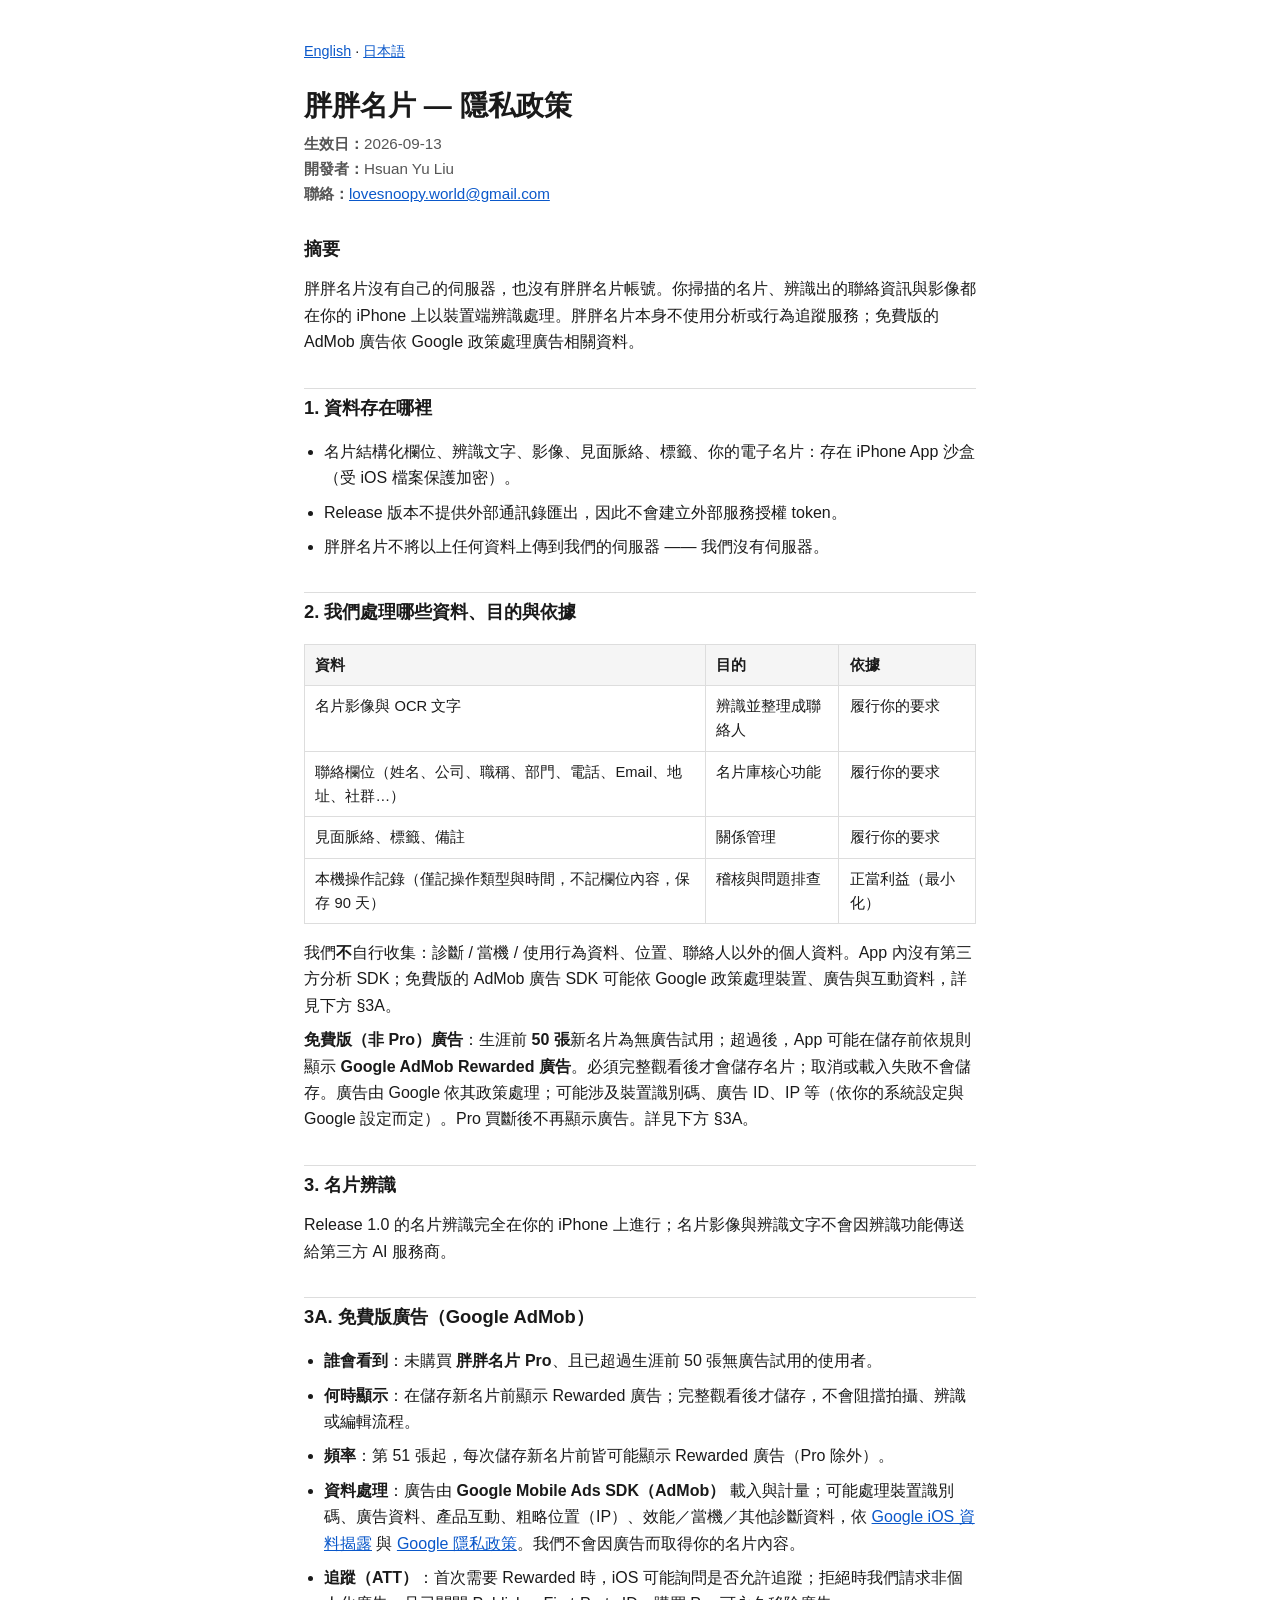
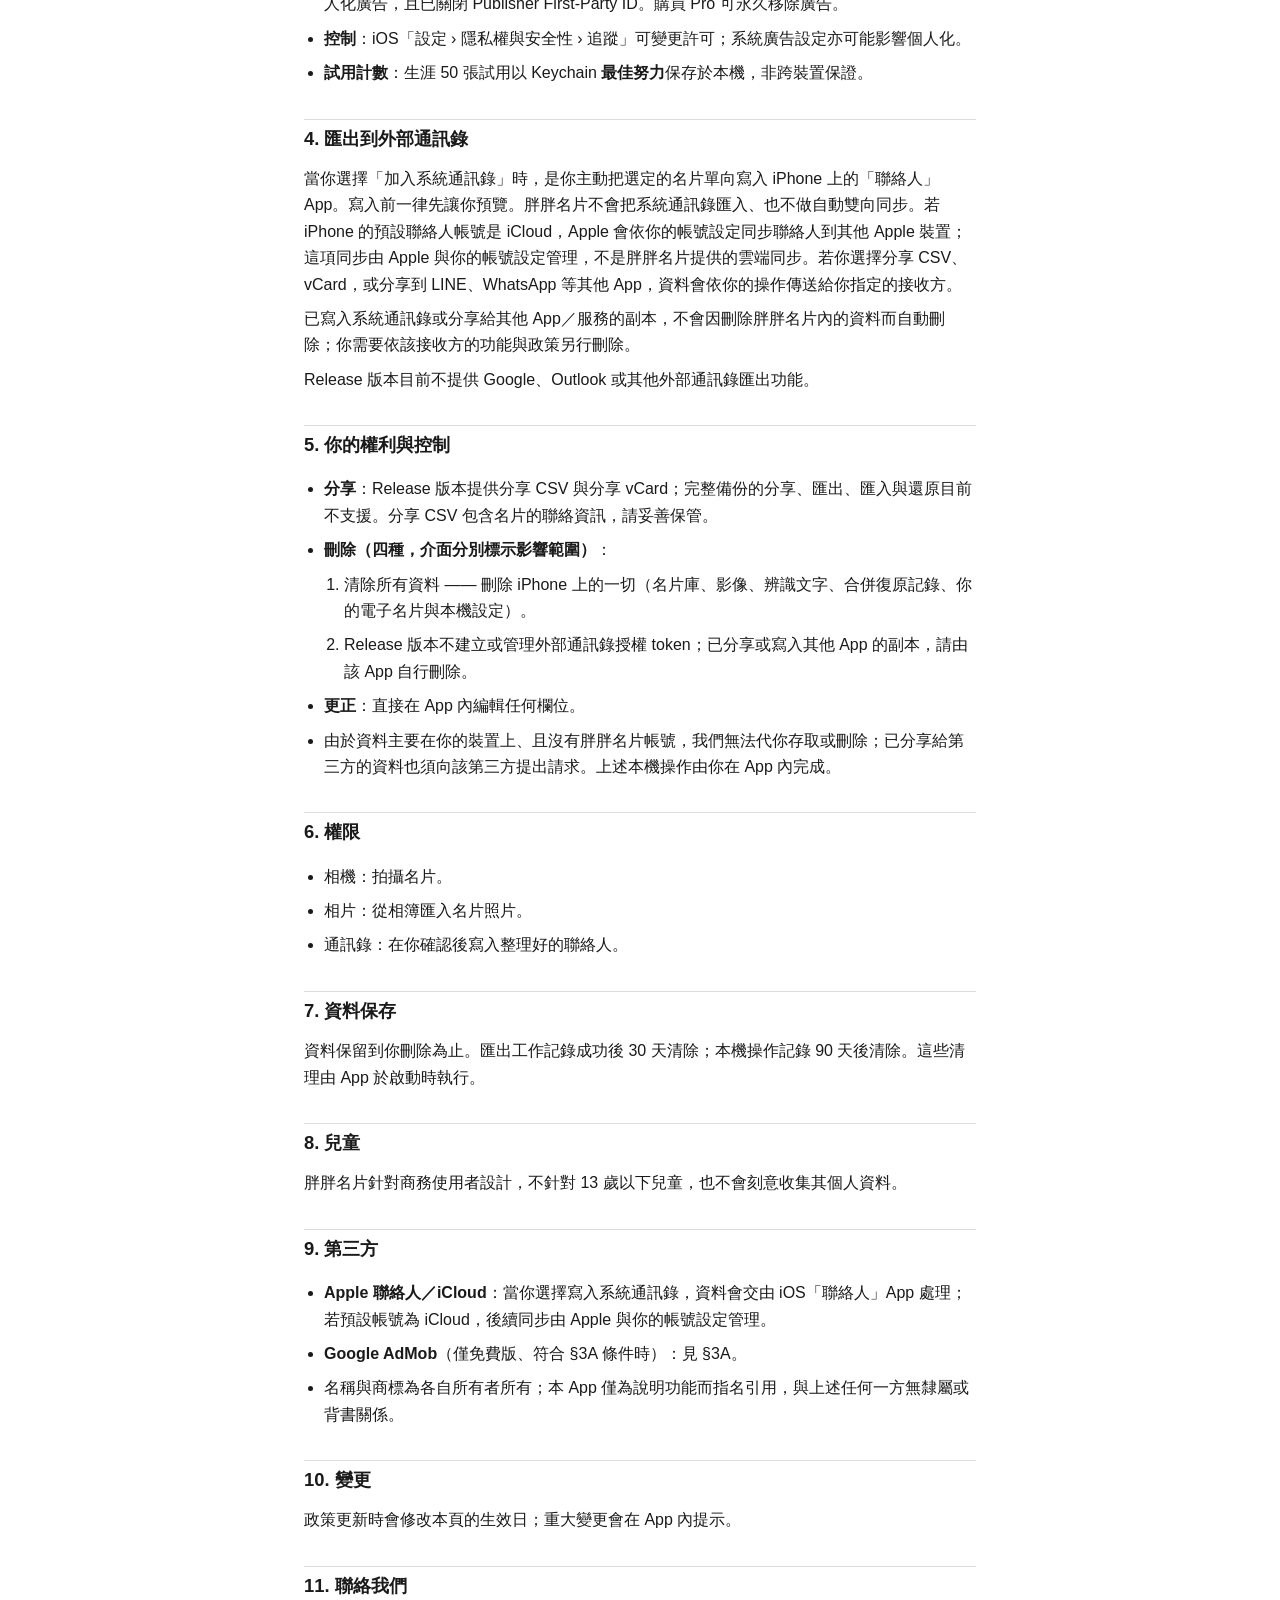
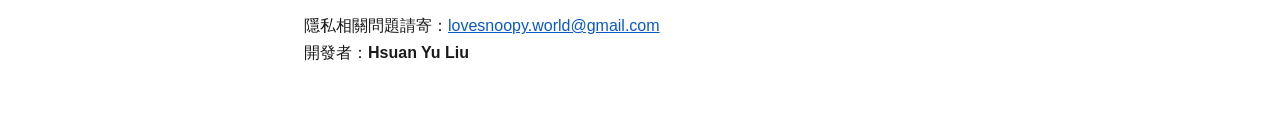
<file: index.html>
<!DOCTYPE html>
<html lang="zh-Hant">
<head>
  <meta charset="utf-8">
  <meta name="viewport" content="width=device-width, initial-scale=1">
  <title>胖胖名片 — 隱私政策</title>
  <link rel="stylesheet" href="styles.css">
  <link rel="alternate" hreflang="en" href="index_en.html">
  <link rel="alternate" hreflang="ja" href="index_jp.html">
  <link rel="alternate" hreflang="zh-Hant" href="index.html">
</head>
<body>
  <main>
    <p class="lang-nav"><a href="index_en.html">English</a> · <a href="index_jp.html">日本語</a></p>

    <h1>胖胖名片 — 隱私政策</h1>
    <p class="meta"><strong>生效日：</strong>2026-09-13<br>
    <strong>開發者：</strong>Hsuan Yu Liu<br>
    <strong>聯絡：</strong><a href="mailto:lovesnoopy.world@gmail.com">lovesnoopy.world@gmail.com</a></p>

    <h2>摘要</h2>
    <p>胖胖名片沒有自己的伺服器，也沒有胖胖名片帳號。你掃描的名片、辨識出的聯絡資訊與影像都在你的 iPhone 上以裝置端辨識處理。胖胖名片本身不使用分析或行為追蹤服務；免費版的 AdMob 廣告依 Google 政策處理廣告相關資料。</p>

    <h2>1. 資料存在哪裡</h2>
    <ul>
      <li>名片結構化欄位、辨識文字、影像、見面脈絡、標籤、你的電子名片：存在 iPhone App 沙盒（受 iOS 檔案保護加密）。</li>
      <li>Release 版本不提供外部通訊錄匯出，因此不會建立外部服務授權 token。</li>
      <li>胖胖名片不將以上任何資料上傳到我們的伺服器 —— 我們沒有伺服器。</li>
    </ul>

    <h2>2. 我們處理哪些資料、目的與依據</h2>
    <table>
      <thead>
        <tr><th>資料</th><th>目的</th><th>依據</th></tr>
      </thead>
      <tbody>
        <tr><td>名片影像與 OCR 文字</td><td>辨識並整理成聯絡人</td><td>履行你的要求</td></tr>
        <tr><td>聯絡欄位（姓名、公司、職稱、部門、電話、Email、地址、社群…）</td><td>名片庫核心功能</td><td>履行你的要求</td></tr>
        <tr><td>見面脈絡、標籤、備註</td><td>關係管理</td><td>履行你的要求</td></tr>
        <tr><td>本機操作記錄（僅記操作類型與時間，不記欄位內容，保存 90 天）</td><td>稽核與問題排查</td><td>正當利益（最小化）</td></tr>
      </tbody>
    </table>
    <p>我們<strong>不</strong>自行收集：診斷 / 當機 / 使用行為資料、位置、聯絡人以外的個人資料。App 內沒有第三方分析 SDK；免費版的 AdMob 廣告 SDK 可能依 Google 政策處理裝置、廣告與互動資料，詳見下方 §3A。</p>
    <p><strong>免費版（非 Pro）廣告</strong>：生涯前 <strong>50 張</strong>新名片為無廣告試用；超過後，App 可能在儲存前依規則顯示 <strong>Google AdMob Rewarded 廣告</strong>。必須完整觀看後才會儲存名片；取消或載入失敗不會儲存。廣告由 Google 依其政策處理；可能涉及裝置識別碼、廣告 ID、IP 等（依你的系統設定與 Google 設定而定）。Pro 買斷後不再顯示廣告。詳見下方 §3A。</p>

    <h2>3. 名片辨識</h2>
    <p>Release 1.0 的名片辨識完全在你的 iPhone 上進行；名片影像與辨識文字不會因辨識功能傳送給第三方 AI 服務商。</p>

    <h2>3A. 免費版廣告（Google AdMob）</h2>
    <ul>
      <li><strong>誰會看到</strong>：未購買 <strong>胖胖名片 Pro</strong>、且已超過生涯前 50 張無廣告試用的使用者。</li>
      <li><strong>何時顯示</strong>：在儲存新名片前顯示 Rewarded 廣告；完整觀看後才儲存，不會阻擋拍攝、辨識或編輯流程。</li>
      <li><strong>頻率</strong>：第 51 張起，每次儲存新名片前皆可能顯示 Rewarded 廣告（Pro 除外）。</li>
      <li><strong>資料處理</strong>：廣告由 <strong>Google Mobile Ads SDK（AdMob）</strong> 載入與計量；可能處理裝置識別碼、廣告資料、產品互動、粗略位置（IP）、效能／當機／其他診斷資料，依 <a href="https://developers.google.com/ad-manager/mobile-ads-sdk/ios/privacy/data-disclosure">Google iOS 資料揭露</a> 與 <a href="https://policies.google.com/privacy">Google 隱私政策</a>。我們不會因廣告而取得你的名片內容。</li>
      <li><strong>追蹤（ATT）</strong>：首次需要 Rewarded 時，iOS 可能詢問是否允許追蹤；拒絕時我們請求非個人化廣告，且已關閉 Publisher First-Party ID。購買 Pro 可永久移除廣告。</li>
      <li><strong>控制</strong>：iOS「設定 › 隱私權與安全性 › 追蹤」可變更許可；系統廣告設定亦可能影響個人化。</li>
      <li><strong>試用計數</strong>：生涯 50 張試用以 Keychain <strong>最佳努力</strong>保存於本機，非跨裝置保證。</li>
    </ul>

    <h2>4. 匯出到外部通訊錄</h2>
    <p>當你選擇「加入系統通訊錄」時，是你主動把選定的名片單向寫入 iPhone 上的「聯絡人」App。寫入前一律先讓你預覽。胖胖名片不會把系統通訊錄匯入、也不做自動雙向同步。若 iPhone 的預設聯絡人帳號是 iCloud，Apple 會依你的帳號設定同步聯絡人到其他 Apple 裝置；這項同步由 Apple 與你的帳號設定管理，不是胖胖名片提供的雲端同步。若你選擇分享 CSV、vCard，或分享到 LINE、WhatsApp 等其他 App，資料會依你的操作傳送給你指定的接收方。</p>
    <p>已寫入系統通訊錄或分享給其他 App／服務的副本，不會因刪除胖胖名片內的資料而自動刪除；你需要依該接收方的功能與政策另行刪除。</p>
    <p>Release 版本目前不提供 Google、Outlook 或其他外部通訊錄匯出功能。</p>

    <h2>5. 你的權利與控制</h2>
    <ul>
      <li><strong>分享</strong>：Release 版本提供分享 CSV 與分享 vCard；完整備份的分享、匯出、匯入與還原目前不支援。分享 CSV 包含名片的聯絡資訊，請妥善保管。</li>
      <li><strong>刪除（四種，介面分別標示影響範圍）</strong>：
        <ol>
          <li>清除所有資料 —— 刪除 iPhone 上的一切（名片庫、影像、辨識文字、合併復原記錄、你的電子名片與本機設定）。</li>
          <li>Release 版本不建立或管理外部通訊錄授權 token；已分享或寫入其他 App 的副本，請由該 App 自行刪除。</li>
        </ol>
      </li>
      <li><strong>更正</strong>：直接在 App 內編輯任何欄位。</li>
      <li>由於資料主要在你的裝置上、且沒有胖胖名片帳號，我們無法代你存取或刪除；已分享給第三方的資料也須向該第三方提出請求。上述本機操作由你在 App 內完成。</li>
    </ul>

    <h2>6. 權限</h2>
    <ul>
      <li>相機：拍攝名片。</li>
      <li>相片：從相簿匯入名片照片。</li>
      <li>通訊錄：在你確認後寫入整理好的聯絡人。</li>
    </ul>

    <h2>7. 資料保存</h2>
    <p>資料保留到你刪除為止。匯出工作記錄成功後 30 天清除；本機操作記錄 90 天後清除。這些清理由 App 於啟動時執行。</p>

    <h2>8. 兒童</h2>
    <p>胖胖名片針對商務使用者設計，不針對 13 歲以下兒童，也不會刻意收集其個人資料。</p>

    <h2>9. 第三方</h2>
    <ul>
      <li><strong>Apple 聯絡人／iCloud</strong>：當你選擇寫入系統通訊錄，資料會交由 iOS「聯絡人」App 處理；若預設帳號為 iCloud，後續同步由 Apple 與你的帳號設定管理。</li>
      <li><strong>Google AdMob</strong>（僅免費版、符合 §3A 條件時）：見 §3A。</li>
      <li>名稱與商標為各自所有者所有；本 App 僅為說明功能而指名引用，與上述任何一方無隸屬或背書關係。</li>
    </ul>

    <h2>10. 變更</h2>
    <p>政策更新時會修改本頁的生效日；重大變更會在 App 內提示。</p>

    <h2>11. 聯絡我們</h2>
    <p>隱私相關問題請寄：<a href="mailto:lovesnoopy.world@gmail.com">lovesnoopy.world@gmail.com</a><br>
    開發者：<strong>Hsuan Yu Liu</strong></p>
  </main>
</body>
</html>
</file>
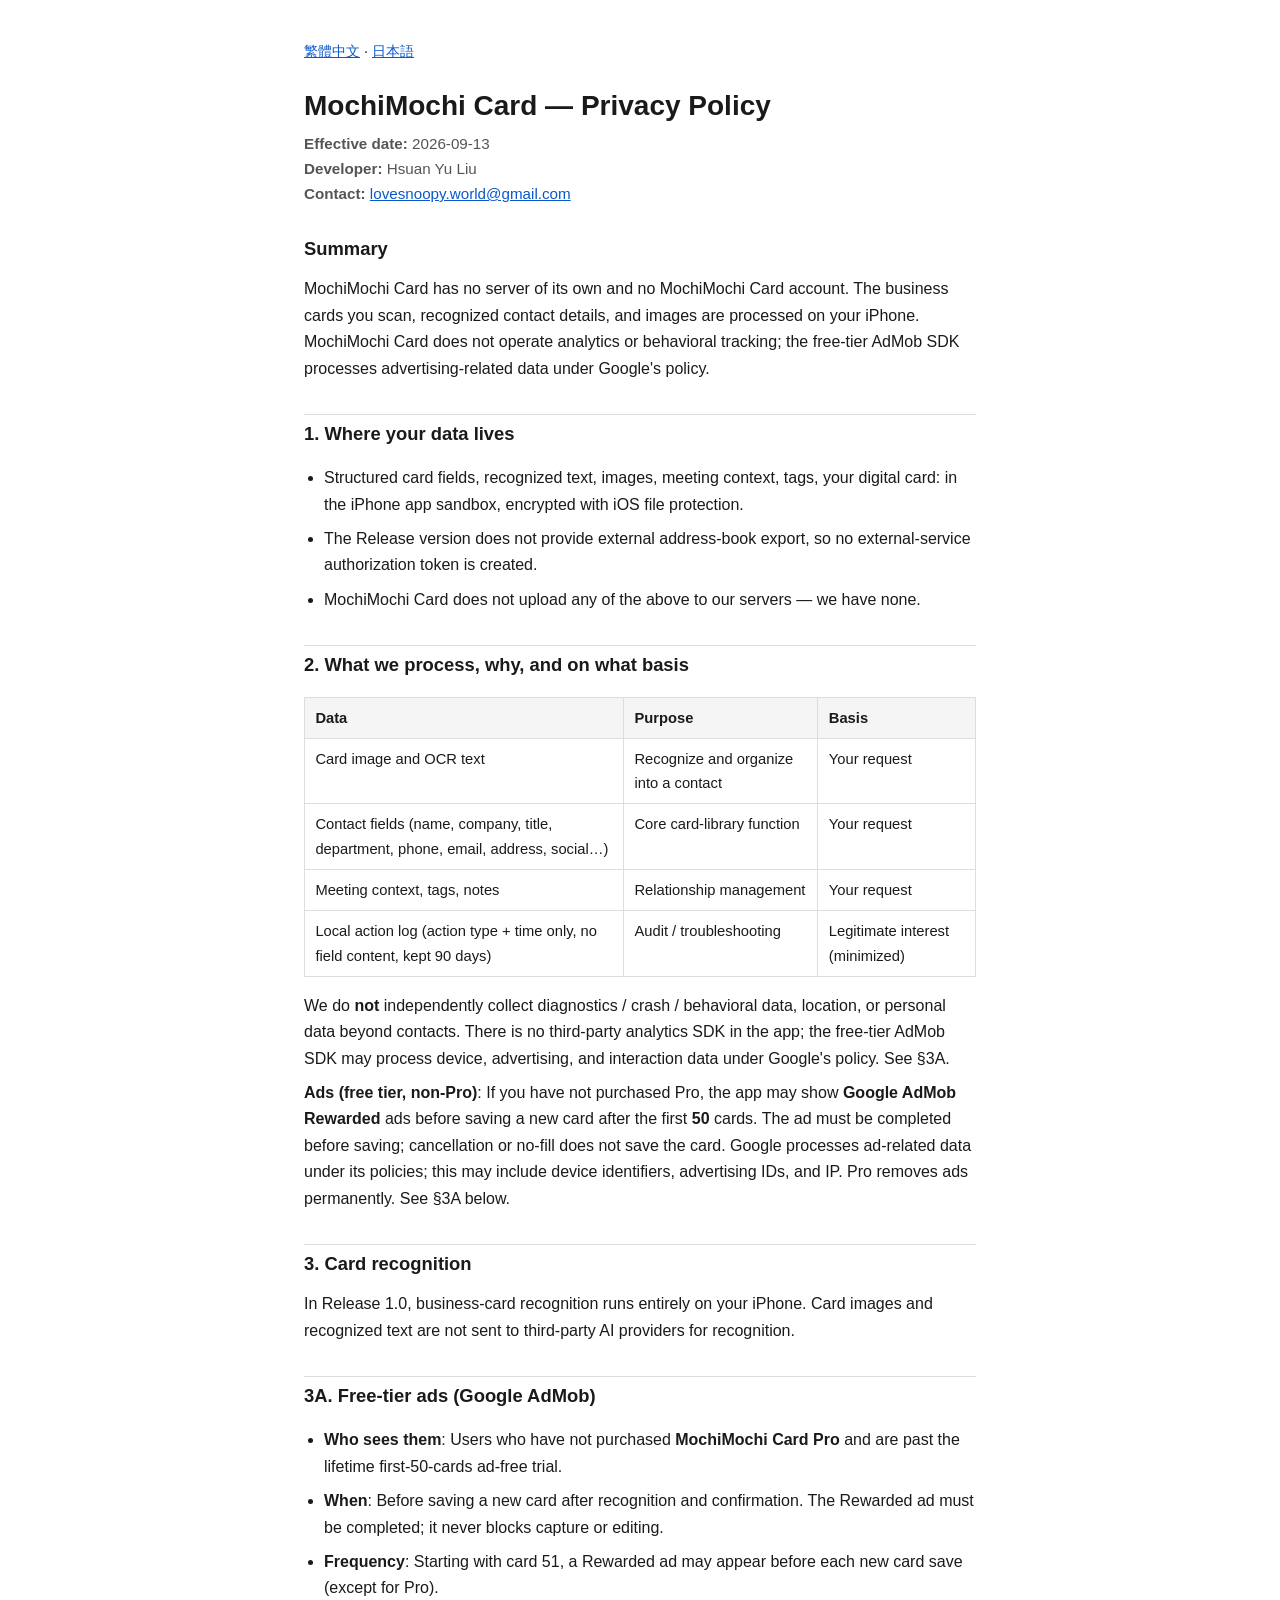
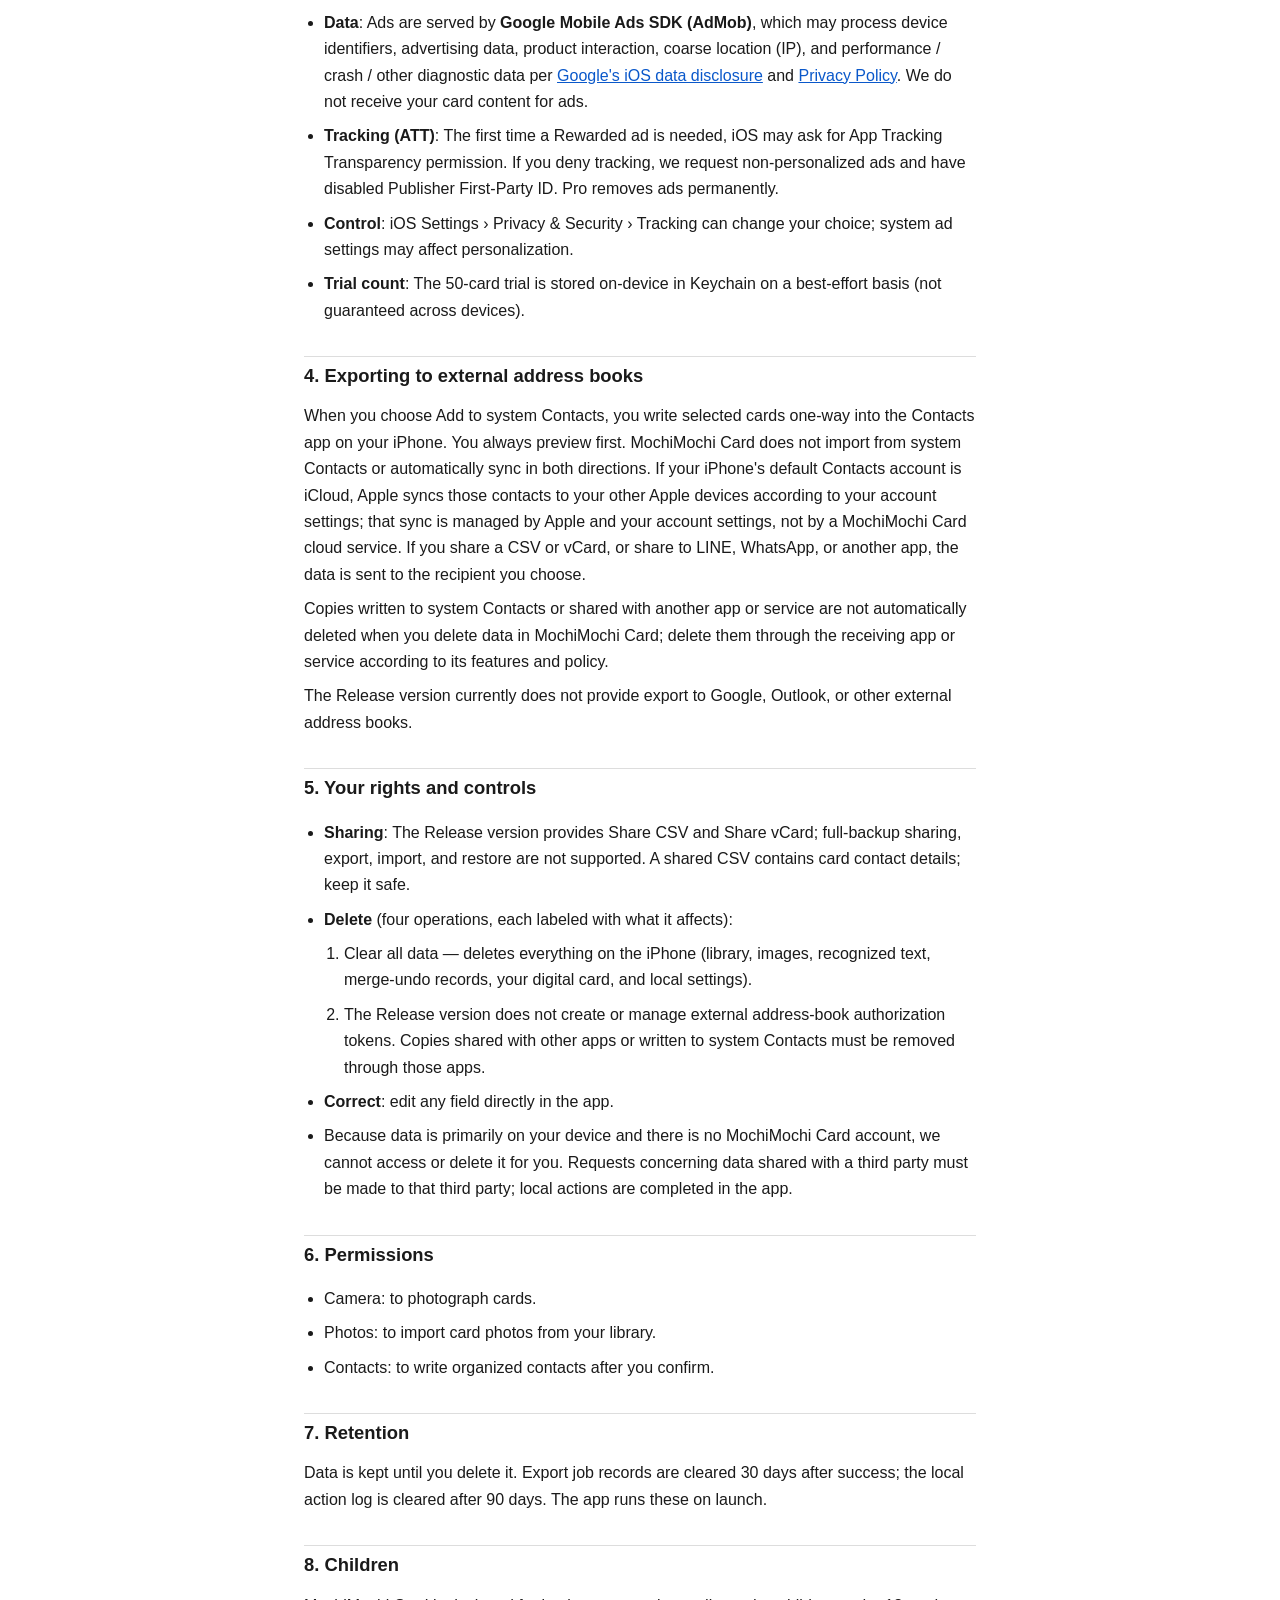
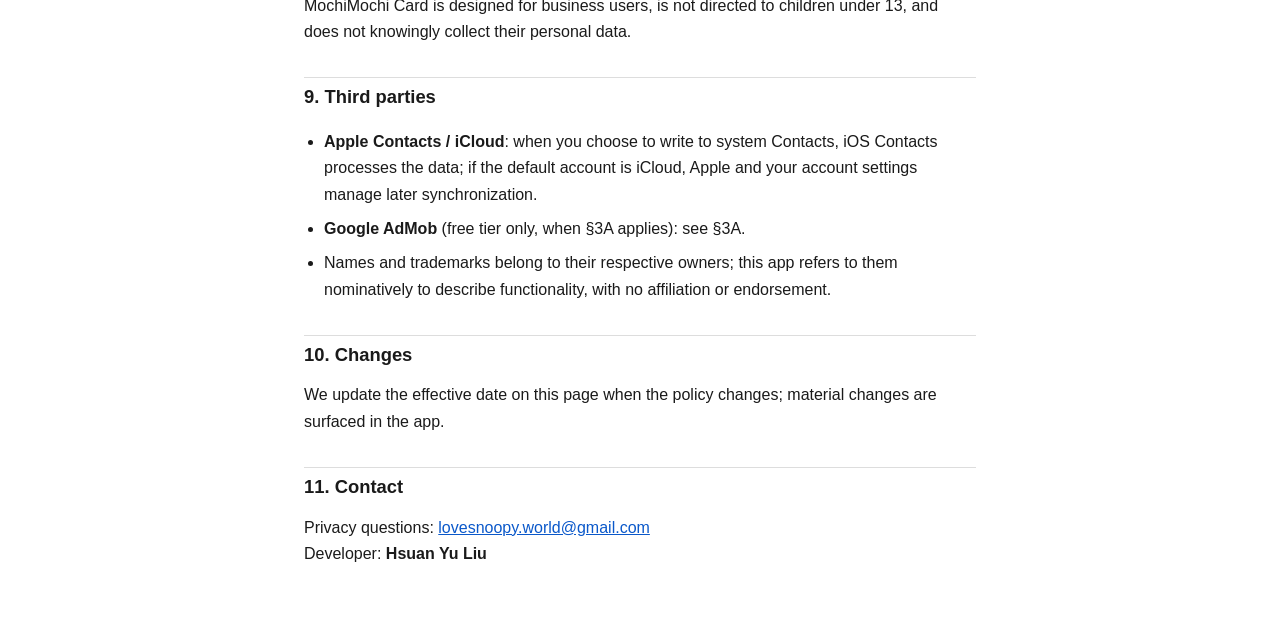
<file: index_en.html>
<!DOCTYPE html>
<html lang="en">
<head>
  <meta charset="utf-8">
  <meta name="viewport" content="width=device-width, initial-scale=1">
  <title>MochiMochi Card — Privacy Policy</title>
  <link rel="stylesheet" href="styles.css">
  <link rel="alternate" hreflang="en" href="index_en.html">
  <link rel="alternate" hreflang="ja" href="index_jp.html">
  <link rel="alternate" hreflang="zh-Hant" href="index.html">
</head>
<body>
  <main>
    <p class="lang-nav"><a href="index.html">繁體中文</a> · <a href="index_jp.html">日本語</a></p>

    <h1>MochiMochi Card — Privacy Policy</h1>
    <p class="meta"><strong>Effective date:</strong> 2026-09-13<br>
    <strong>Developer:</strong> Hsuan Yu Liu<br>
    <strong>Contact:</strong> <a href="mailto:lovesnoopy.world@gmail.com">lovesnoopy.world@gmail.com</a></p>

    <h2>Summary</h2>
    <p>MochiMochi Card has no server of its own and no MochiMochi Card account. The business cards you scan, recognized contact details, and images are processed on your iPhone. MochiMochi Card does not operate analytics or behavioral tracking; the free-tier AdMob SDK processes advertising-related data under Google's policy.</p>

    <h2>1. Where your data lives</h2>
    <ul>
      <li>Structured card fields, recognized text, images, meeting context, tags, your digital card: in the iPhone app sandbox, encrypted with iOS file protection.</li>
      <li>The Release version does not provide external address-book export, so no external-service authorization token is created.</li>
      <li>MochiMochi Card does not upload any of the above to our servers — we have none.</li>
    </ul>

    <h2>2. What we process, why, and on what basis</h2>
    <table>
      <thead>
        <tr><th>Data</th><th>Purpose</th><th>Basis</th></tr>
      </thead>
      <tbody>
        <tr><td>Card image and OCR text</td><td>Recognize and organize into a contact</td><td>Your request</td></tr>
        <tr><td>Contact fields (name, company, title, department, phone, email, address, social…)</td><td>Core card-library function</td><td>Your request</td></tr>
        <tr><td>Meeting context, tags, notes</td><td>Relationship management</td><td>Your request</td></tr>
        <tr><td>Local action log (action type + time only, no field content, kept 90 days)</td><td>Audit / troubleshooting</td><td>Legitimate interest (minimized)</td></tr>
      </tbody>
    </table>
    <p>We do <strong>not</strong> independently collect diagnostics / crash / behavioral data, location, or personal data beyond contacts. There is no third-party analytics SDK in the app; the free-tier AdMob SDK may process device, advertising, and interaction data under Google's policy. See §3A.</p>
    <p><strong>Ads (free tier, non-Pro)</strong>: If you have not purchased Pro, the app may show <strong>Google AdMob Rewarded</strong> ads before saving a new card after the first <strong>50</strong> cards. The ad must be completed before saving; cancellation or no-fill does not save the card. Google processes ad-related data under its policies; this may include device identifiers, advertising IDs, and IP. Pro removes ads permanently. See §3A below.</p>

    <h2>3. Card recognition</h2>
    <p>In Release 1.0, business-card recognition runs entirely on your iPhone. Card images and recognized text are not sent to third-party AI providers for recognition.</p>

    <h2>3A. Free-tier ads (Google AdMob)</h2>
    <ul>
      <li><strong>Who sees them</strong>: Users who have not purchased <strong>MochiMochi Card Pro</strong> and are past the lifetime first-50-cards ad-free trial.</li>
      <li><strong>When</strong>: Before saving a new card after recognition and confirmation. The Rewarded ad must be completed; it never blocks capture or editing.</li>
      <li><strong>Frequency</strong>: Starting with card 51, a Rewarded ad may appear before each new card save (except for Pro).</li>
      <li><strong>Data</strong>: Ads are served by <strong>Google Mobile Ads SDK (AdMob)</strong>, which may process device identifiers, advertising data, product interaction, coarse location (IP), and performance / crash / other diagnostic data per <a href="https://developers.google.com/ad-manager/mobile-ads-sdk/ios/privacy/data-disclosure">Google's iOS data disclosure</a> and <a href="https://policies.google.com/privacy">Privacy Policy</a>. We do not receive your card content for ads.</li>
      <li><strong>Tracking (ATT)</strong>: The first time a Rewarded ad is needed, iOS may ask for App Tracking Transparency permission. If you deny tracking, we request non-personalized ads and have disabled Publisher First-Party ID. Pro removes ads permanently.</li>
      <li><strong>Control</strong>: iOS Settings › Privacy &amp; Security › Tracking can change your choice; system ad settings may affect personalization.</li>
      <li><strong>Trial count</strong>: The 50-card trial is stored on-device in Keychain on a best-effort basis (not guaranteed across devices).</li>
    </ul>

    <h2>4. Exporting to external address books</h2>
    <p>When you choose Add to system Contacts, you write selected cards one-way into the Contacts app on your iPhone. You always preview first. MochiMochi Card does not import from system Contacts or automatically sync in both directions. If your iPhone's default Contacts account is iCloud, Apple syncs those contacts to your other Apple devices according to your account settings; that sync is managed by Apple and your account settings, not by a MochiMochi Card cloud service. If you share a CSV or vCard, or share to LINE, WhatsApp, or another app, the data is sent to the recipient you choose.</p>
    <p>Copies written to system Contacts or shared with another app or service are not automatically deleted when you delete data in MochiMochi Card; delete them through the receiving app or service according to its features and policy.</p>
    <p>The Release version currently does not provide export to Google, Outlook, or other external address books.</p>

    <h2>5. Your rights and controls</h2>
    <ul>
      <li><strong>Sharing</strong>: The Release version provides Share CSV and Share vCard; full-backup sharing, export, import, and restore are not supported. A shared CSV contains card contact details; keep it safe.</li>
      <li><strong>Delete</strong> (four operations, each labeled with what it affects):
        <ol>
          <li>Clear all data — deletes everything on the iPhone (library, images, recognized text, merge-undo records, your digital card, and local settings).</li>
          <li>The Release version does not create or manage external address-book authorization tokens. Copies shared with other apps or written to system Contacts must be removed through those apps.</li>
        </ol>
      </li>
      <li><strong>Correct</strong>: edit any field directly in the app.</li>
      <li>Because data is primarily on your device and there is no MochiMochi Card account, we cannot access or delete it for you. Requests concerning data shared with a third party must be made to that third party; local actions are completed in the app.</li>
    </ul>

    <h2>6. Permissions</h2>
    <ul>
      <li>Camera: to photograph cards.</li>
      <li>Photos: to import card photos from your library.</li>
      <li>Contacts: to write organized contacts after you confirm.</li>
    </ul>

    <h2>7. Retention</h2>
    <p>Data is kept until you delete it. Export job records are cleared 30 days after success; the local action log is cleared after 90 days. The app runs these on launch.</p>

    <h2>8. Children</h2>
    <p>MochiMochi Card is designed for business users, is not directed to children under 13, and does not knowingly collect their personal data.</p>

    <h2>9. Third parties</h2>
    <ul>
      <li><strong>Apple Contacts / iCloud</strong>: when you choose to write to system Contacts, iOS Contacts processes the data; if the default account is iCloud, Apple and your account settings manage later synchronization.</li>
      <li><strong>Google AdMob</strong> (free tier only, when §3A applies): see §3A.</li>
      <li>Names and trademarks belong to their respective owners; this app refers to them nominatively to describe functionality, with no affiliation or endorsement.</li>
    </ul>

    <h2>10. Changes</h2>
    <p>We update the effective date on this page when the policy changes; material changes are surfaced in the app.</p>

    <h2>11. Contact</h2>
    <p>Privacy questions: <a href="mailto:lovesnoopy.world@gmail.com">lovesnoopy.world@gmail.com</a><br>
    Developer: <strong>Hsuan Yu Liu</strong></p>
  </main>
</body>
</html>
</file>
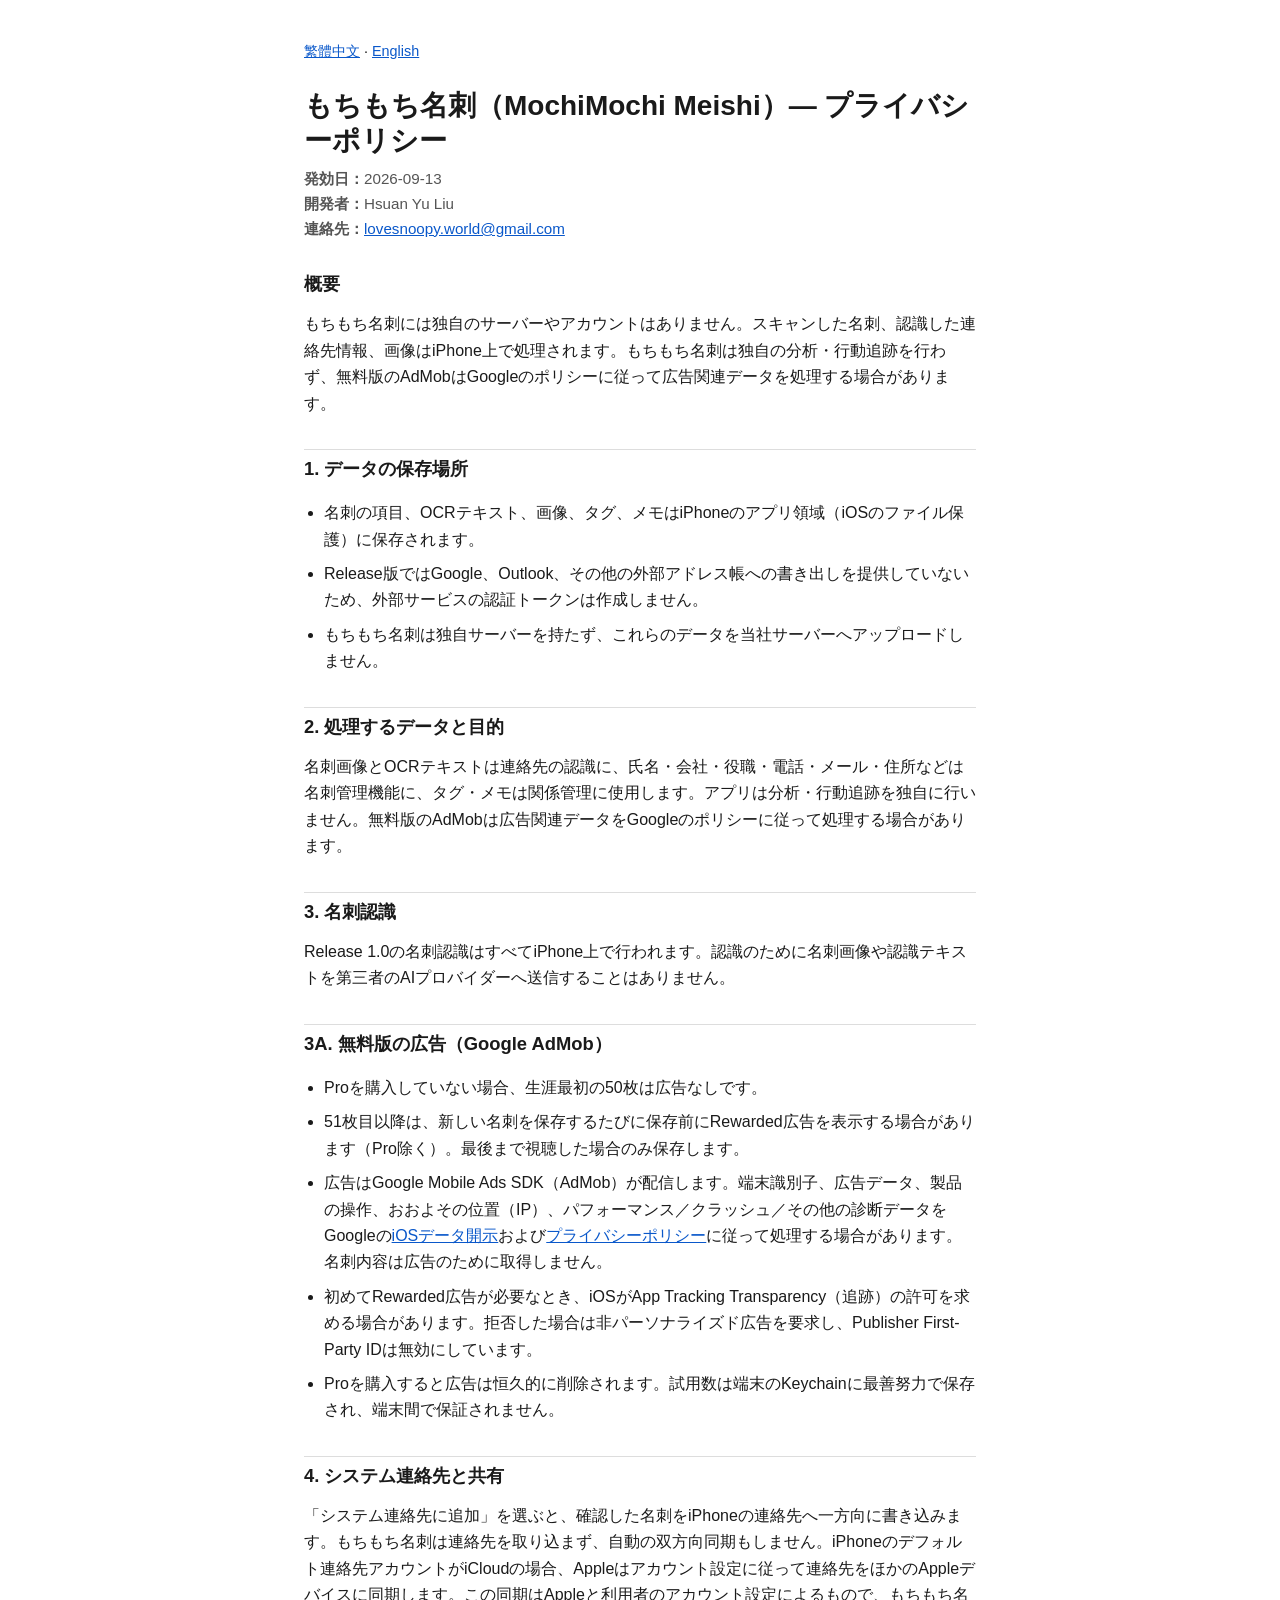
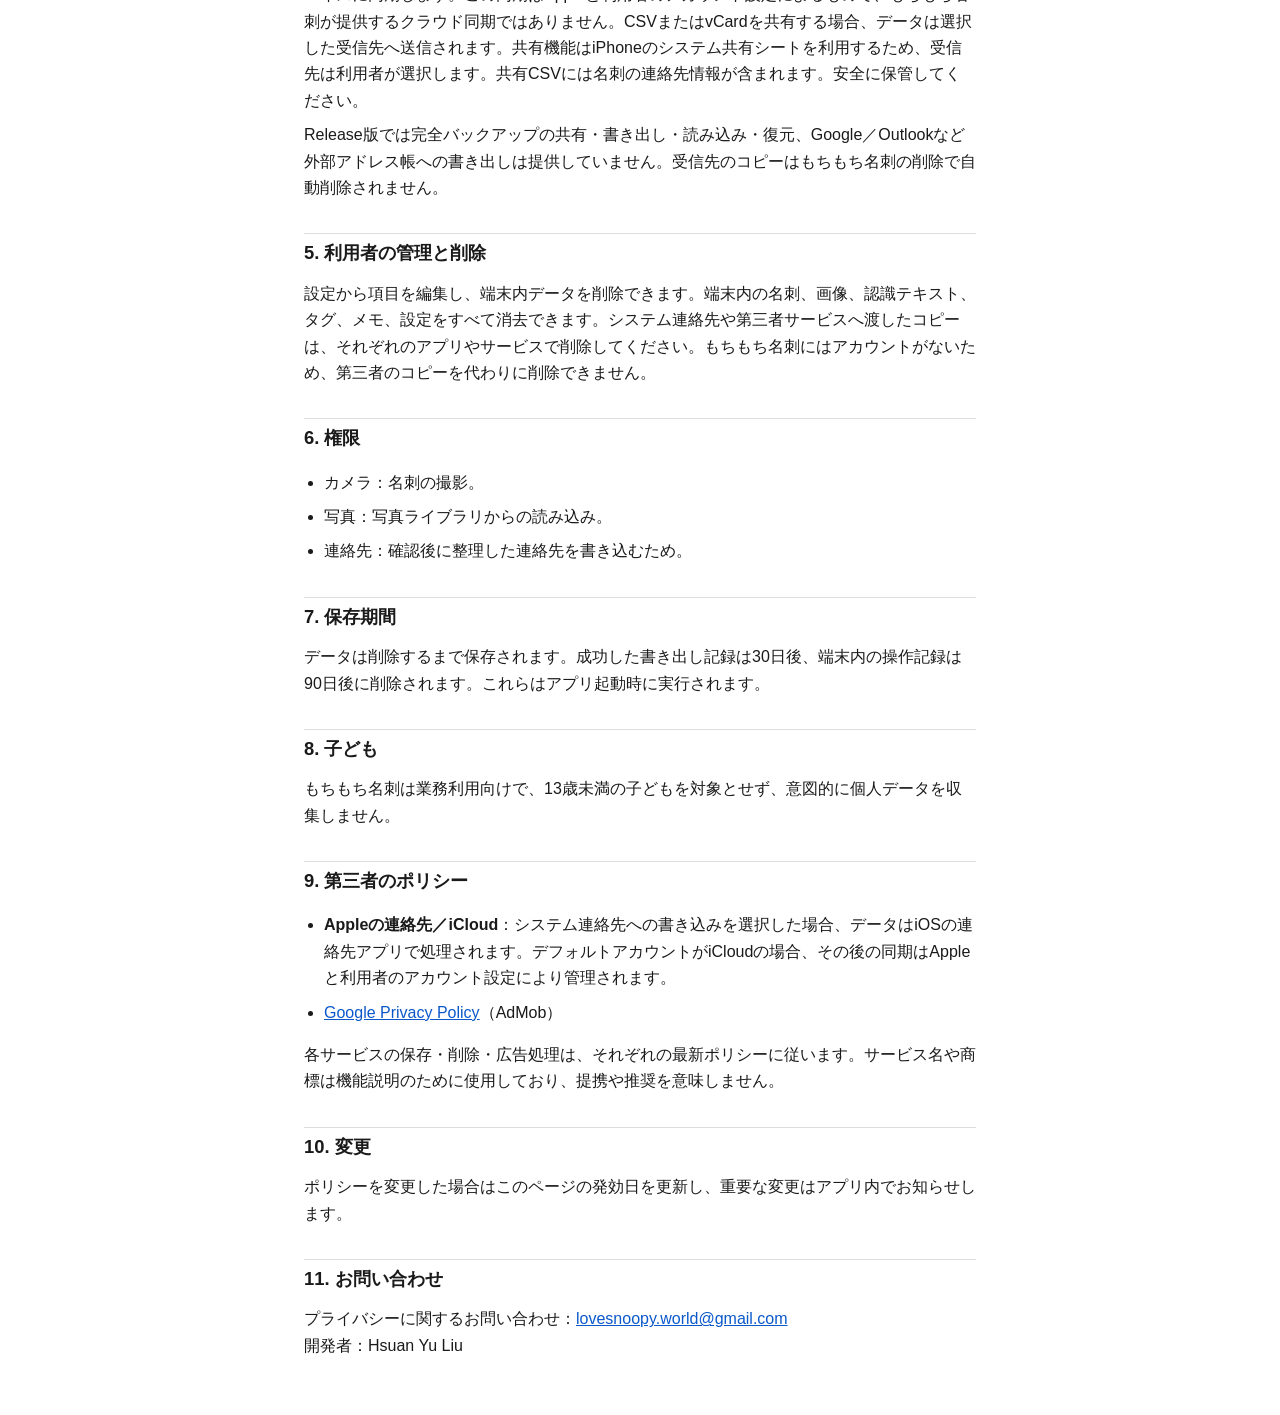
<file: index_jp.html>
<!DOCTYPE html>
<html lang="ja">
<head>
  <meta charset="utf-8">
  <meta name="viewport" content="width=device-width, initial-scale=1">
  <title>もちもち名刺（MochiMochi Meishi）— プライバシーポリシー</title>
  <link rel="stylesheet" href="styles.css">
</head>
<body>
  <main>
    <p class="lang-nav"><a href="index.html">繁體中文</a> · <a href="index_en.html">English</a></p>
    <h1>もちもち名刺（MochiMochi Meishi）— プライバシーポリシー</h1>
    <p class="meta"><strong>発効日：</strong>2026-09-13<br><strong>開発者：</strong>Hsuan Yu Liu<br><strong>連絡先：</strong><a href="mailto:lovesnoopy.world@gmail.com">lovesnoopy.world@gmail.com</a></p>
    <h2>概要</h2>
    <p>もちもち名刺には独自のサーバーやアカウントはありません。スキャンした名刺、認識した連絡先情報、画像はiPhone上で処理されます。もちもち名刺は独自の分析・行動追跡を行わず、無料版のAdMobはGoogleのポリシーに従って広告関連データを処理する場合があります。</p>
    <h2>1. データの保存場所</h2>
    <ul><li>名刺の項目、OCRテキスト、画像、タグ、メモはiPhoneのアプリ領域（iOSのファイル保護）に保存されます。</li><li>Release版ではGoogle、Outlook、その他の外部アドレス帳への書き出しを提供していないため、外部サービスの認証トークンは作成しません。</li><li>もちもち名刺は独自サーバーを持たず、これらのデータを当社サーバーへアップロードしません。</li></ul>
    <h2>2. 処理するデータと目的</h2>
    <p>名刺画像とOCRテキストは連絡先の認識に、氏名・会社・役職・電話・メール・住所などは名刺管理機能に、タグ・メモは関係管理に使用します。アプリは分析・行動追跡を独自に行いません。無料版のAdMobは広告関連データをGoogleのポリシーに従って処理する場合があります。</p>
    <h2>3. 名刺認識</h2>
    <p>Release 1.0の名刺認識はすべてiPhone上で行われます。認識のために名刺画像や認識テキストを第三者のAIプロバイダーへ送信することはありません。</p>
    <h2>3A. 無料版の広告（Google AdMob）</h2>
    <ul><li>Proを購入していない場合、生涯最初の50枚は広告なしです。</li><li>51枚目以降は、新しい名刺を保存するたびに保存前にRewarded広告を表示する場合があります（Pro除く）。最後まで視聴した場合のみ保存します。</li><li>広告はGoogle Mobile Ads SDK（AdMob）が配信します。端末識別子、広告データ、製品の操作、おおよその位置（IP）、パフォーマンス／クラッシュ／その他の診断データをGoogleの<a href="https://developers.google.com/ad-manager/mobile-ads-sdk/ios/privacy/data-disclosure">iOSデータ開示</a>および<a href="https://policies.google.com/privacy">プライバシーポリシー</a>に従って処理する場合があります。名刺内容は広告のために取得しません。</li><li>初めてRewarded広告が必要なとき、iOSがApp Tracking Transparency（追跡）の許可を求める場合があります。拒否した場合は非パーソナライズド広告を要求し、Publisher First-Party IDは無効にしています。</li><li>Proを購入すると広告は恒久的に削除されます。試用数は端末のKeychainに最善努力で保存され、端末間で保証されません。</li></ul>
    <h2>4. システム連絡先と共有</h2>
    <p>「システム連絡先に追加」を選ぶと、確認した名刺をiPhoneの連絡先へ一方向に書き込みます。もちもち名刺は連絡先を取り込まず、自動の双方向同期もしません。iPhoneのデフォルト連絡先アカウントがiCloudの場合、Appleはアカウント設定に従って連絡先をほかのAppleデバイスに同期します。この同期はAppleと利用者のアカウント設定によるもので、もちもち名刺が提供するクラウド同期ではありません。CSVまたはvCardを共有する場合、データは選択した受信先へ送信されます。共有機能はiPhoneのシステム共有シートを利用するため、受信先は利用者が選択します。共有CSVには名刺の連絡先情報が含まれます。安全に保管してください。</p>
    <p>Release版では完全バックアップの共有・書き出し・読み込み・復元、Google／Outlookなど外部アドレス帳への書き出しは提供していません。受信先のコピーはもちもち名刺の削除で自動削除されません。</p>
    <h2>5. 利用者の管理と削除</h2>
    <p>設定から項目を編集し、端末内データを削除できます。端末内の名刺、画像、認識テキスト、タグ、メモ、設定をすべて消去できます。システム連絡先や第三者サービスへ渡したコピーは、それぞれのアプリやサービスで削除してください。もちもち名刺にはアカウントがないため、第三者のコピーを代わりに削除できません。</p>
    <h2>6. 権限</h2>
    <ul><li>カメラ：名刺の撮影。</li><li>写真：写真ライブラリからの読み込み。</li><li>連絡先：確認後に整理した連絡先を書き込むため。</li></ul>
    <h2>7. 保存期間</h2>
    <p>データは削除するまで保存されます。成功した書き出し記録は30日後、端末内の操作記録は90日後に削除されます。これらはアプリ起動時に実行されます。</p>
    <h2>8. 子ども</h2>
    <p>もちもち名刺は業務利用向けで、13歳未満の子どもを対象とせず、意図的に個人データを収集しません。</p>
    <h2>9. 第三者のポリシー</h2>
    <ul><li><strong>Appleの連絡先／iCloud</strong>：システム連絡先への書き込みを選択した場合、データはiOSの連絡先アプリで処理されます。デフォルトアカウントがiCloudの場合、その後の同期はAppleと利用者のアカウント設定により管理されます。</li><li><a href="https://policies.google.com/privacy">Google Privacy Policy</a>（AdMob）</li></ul>
    <p>各サービスの保存・削除・広告処理は、それぞれの最新ポリシーに従います。サービス名や商標は機能説明のために使用しており、提携や推奨を意味しません。</p>
    <h2>10. 変更</h2>
    <p>ポリシーを変更した場合はこのページの発効日を更新し、重要な変更はアプリ内でお知らせします。</p>
    <h2>11. お問い合わせ</h2>
    <p>プライバシーに関するお問い合わせ：<a href="mailto:lovesnoopy.world@gmail.com">lovesnoopy.world@gmail.com</a><br>開発者：Hsuan Yu Liu</p>
  </main>
</body>
</html>
</file>
<file: styles.css>
:root {
  color-scheme: light dark;
  --text: #1a1a1a;
  --muted: #555;
  --border: #ddd;
  --bg: #fff;
  --link: #0a58ca;
}

@media (prefers-color-scheme: dark) {
  :root {
    --text: #f2f2f2;
    --muted: #aaa;
    --border: #444;
    --bg: #111;
    --link: #6eb6ff;
  }
}

* { box-sizing: border-box; }

body {
  font-family: -apple-system, BlinkMacSystemFont, "Segoe UI", Roboto, "Helvetica Neue", Arial, sans-serif;
  line-height: 1.65;
  color: var(--text);
  background: var(--bg);
  margin: 0;
  padding: 2rem 1rem 3rem;
}

main {
  max-width: 42rem;
  margin: 0 auto;
}

h1 {
  font-size: 1.75rem;
  line-height: 1.25;
  margin: 0 0 0.5rem;
}

h2 {
  font-size: 1.15rem;
  margin: 2rem 0 0.75rem;
  padding-top: 0.25rem;
  border-top: 1px solid var(--border);
}

h2:first-of-type { border-top: none; margin-top: 1.5rem; }

p, li { margin: 0.5rem 0; }

ul, ol { padding-left: 1.25rem; }

.meta {
  color: var(--muted);
  font-size: 0.95rem;
  margin-bottom: 1.25rem;
}

.lang-nav {
  font-size: 0.9rem;
  margin-bottom: 1.5rem;
}

.lang-nav a { color: var(--link); }

table {
  width: 100%;
  border-collapse: collapse;
  font-size: 0.92rem;
  margin: 1rem 0;
}

th, td {
  border: 1px solid var(--border);
  padding: 0.5rem 0.65rem;
  text-align: left;
  vertical-align: top;
}

th { background: rgba(127, 127, 127, 0.08); }

a { color: var(--link); }

strong { font-weight: 600; }
</file>
